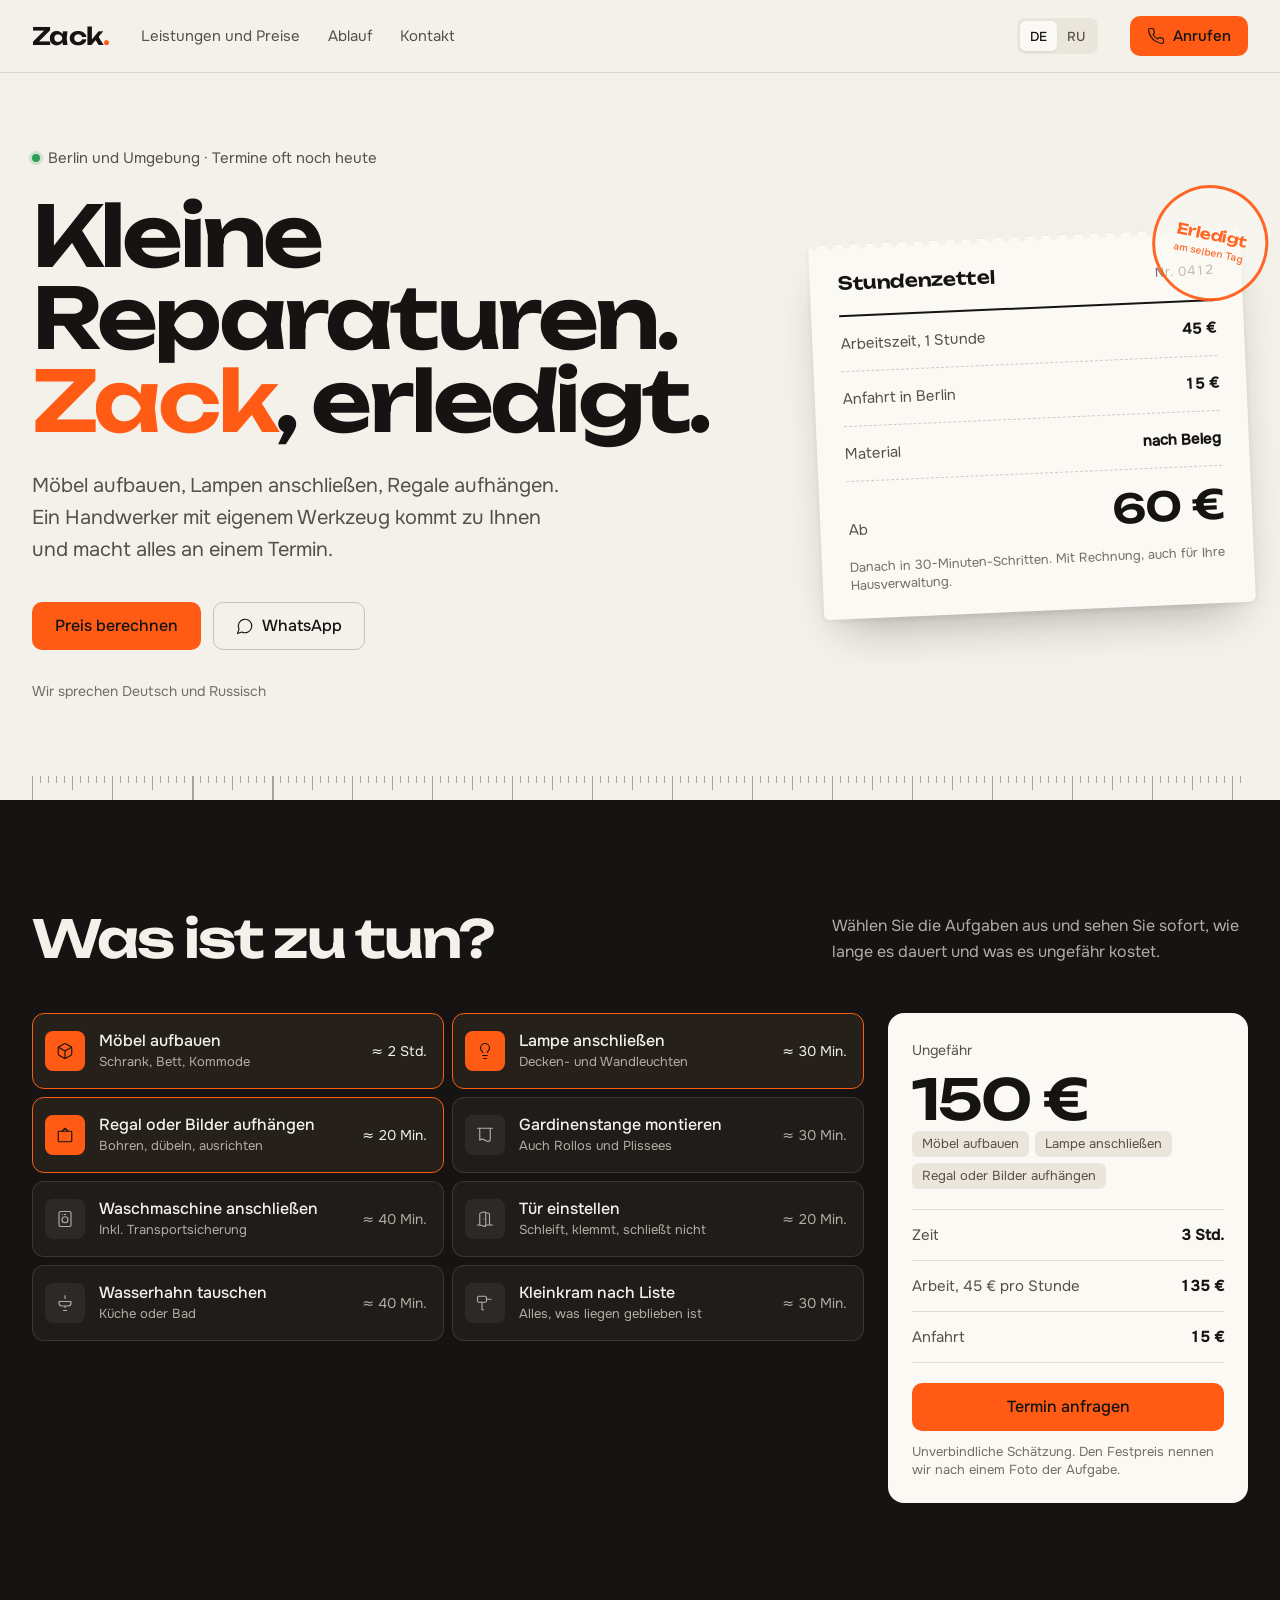
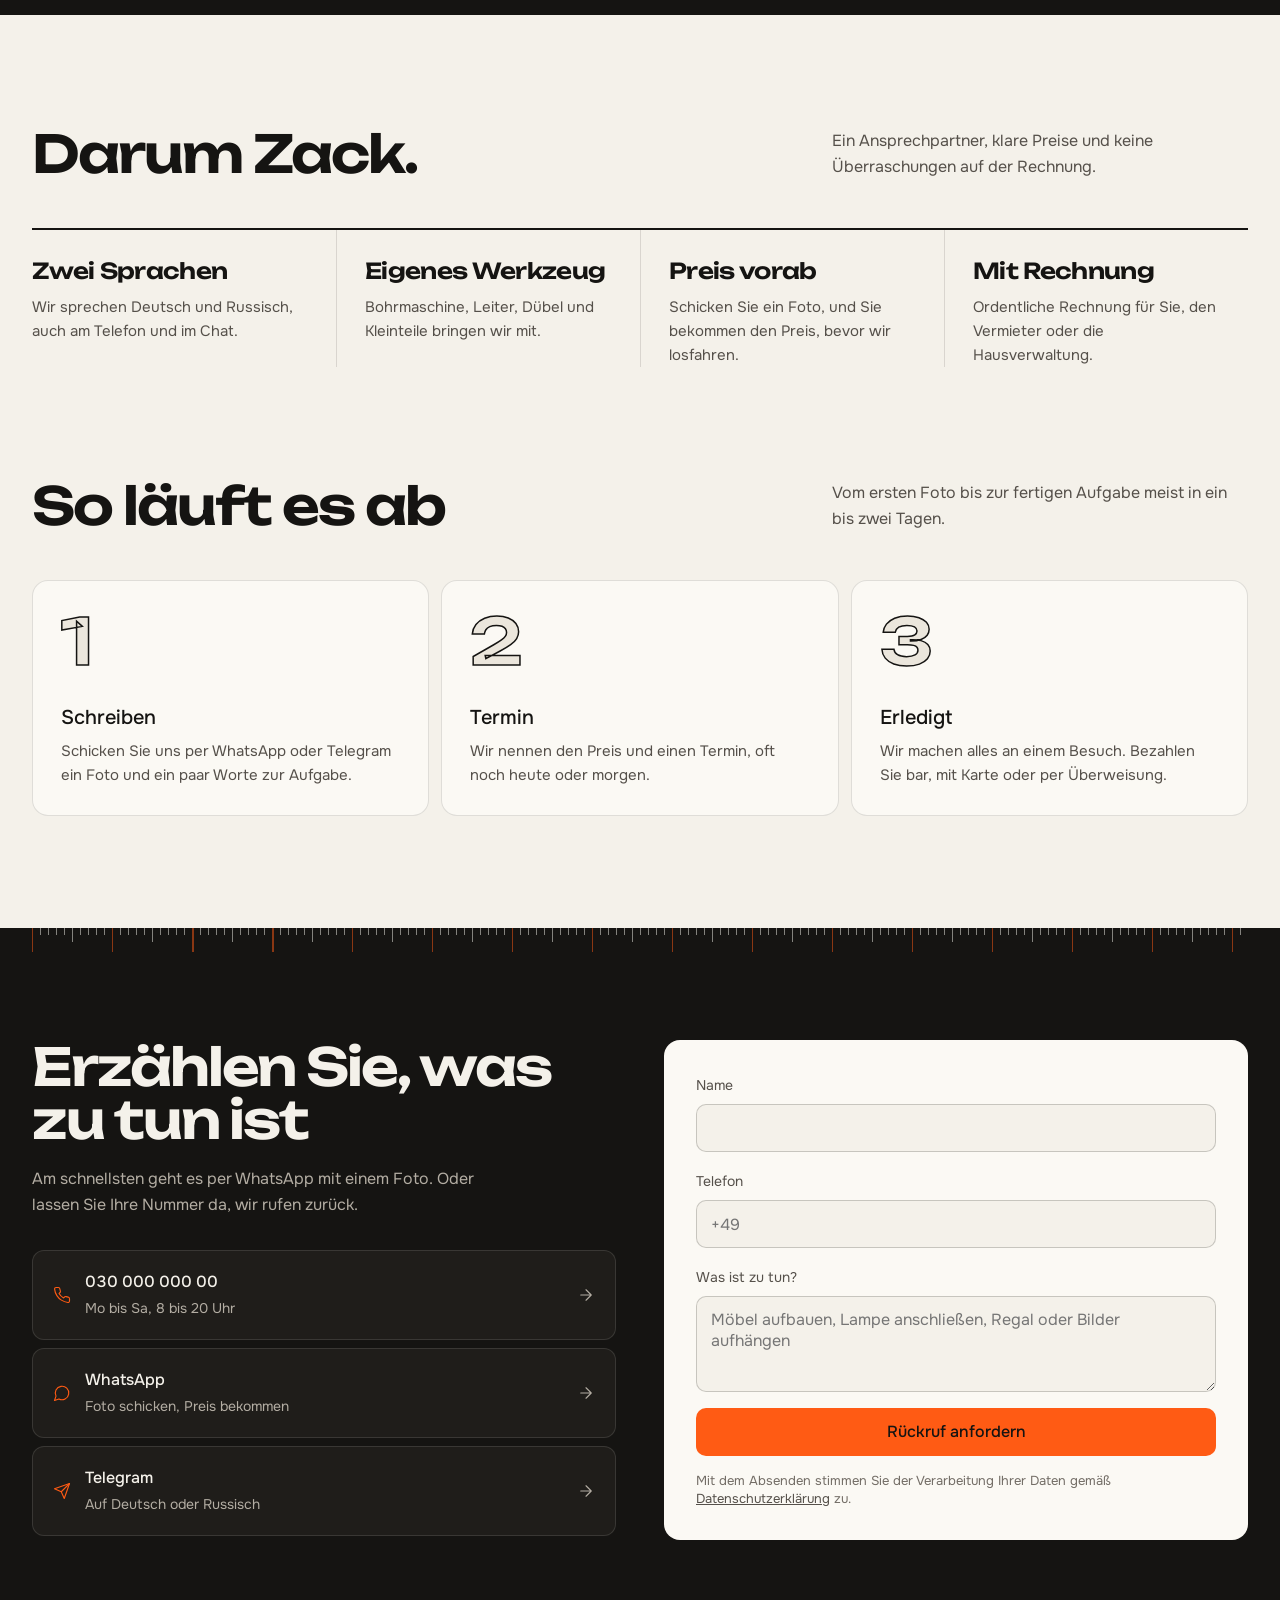
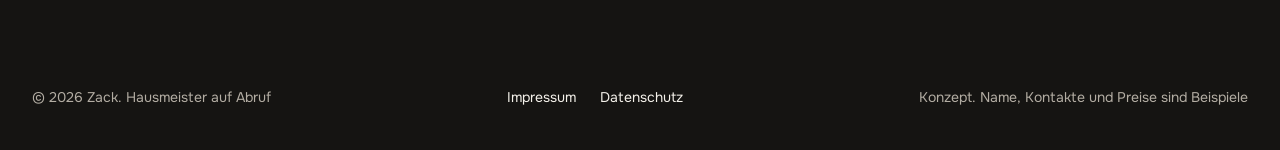
<file: index.html>
<!DOCTYPE html>
<html lang="de">
<head>
<meta charset="UTF-8">
<meta name="viewport" content="width=device-width, initial-scale=1">
<title>Zack. Hausmeister auf Abruf in Berlin</title>
<meta name="description" content="Kleine Reparaturen und Montage in Berlin: Möbel aufbauen, Lampen anschließen, Regale aufhängen. Wir sprechen Deutsch und Russisch.">
<link rel="stylesheet" href="fonts/fonts.css">
<style>
  :root {
    --paper:#f4f1ea; --card:#fbf9f4; --raised:#ebe6dc;
    --ink:#151412; --sec:#55504a; --mute:#736d66;
    --line:rgba(21,20,18,.12); --line2:rgba(21,20,18,.2);
    --acc:#ff5b14; --acc-h:#ff6f30;
    --night:#151412; --night2:#1f1d1a; --nline:rgba(244,241,234,.12); --ntext:#f4f1ea; --nsec:#b3ada3;
    --ease:cubic-bezier(.22,1,.36,1);
    --disp:'Unbounded',system-ui,sans-serif; --sans:'Onest',system-ui,sans-serif;
  }
  * { box-sizing:border-box; }
  html { scroll-behavior:smooth; }
  body { margin:0; background:var(--paper); color:var(--ink); font:400 16px/26px var(--sans); -webkit-font-smoothing:antialiased; }
  a { color:inherit; }
  .wrap { max-width:1280px; margin:0 auto; padding:0 32px; }
  .num { font-variant-numeric:tabular-nums; }
  svg.i { width:18px; height:18px; flex:none; }

  /* шкала рулетки — фирменная деталь */
  .ruler { height:24px; background:
      repeating-linear-gradient(90deg, var(--ink) 0 1.5px, transparent 1.5px 80px) 0 0/100% 24px no-repeat,
      repeating-linear-gradient(90deg, var(--ink) 0 1px, transparent 1px 40px) 0 0/100% 14px no-repeat,
      repeating-linear-gradient(90deg, var(--ink) 0 1px, transparent 1px 8px) 0 0/100% 7px no-repeat;
    opacity:.35; }
  .night .ruler { background:
      repeating-linear-gradient(90deg, var(--acc) 0 1.5px, transparent 1.5px 80px) 0 0/100% 24px no-repeat,
      repeating-linear-gradient(90deg, var(--ntext) 0 1px, transparent 1px 40px) 0 0/100% 14px no-repeat,
      repeating-linear-gradient(90deg, var(--ntext) 0 1px, transparent 1px 8px) 0 0/100% 7px no-repeat; opacity:.5; }

  /* header */
  header { position:sticky; top:0; z-index:10; background:var(--paper); border-bottom:1px solid var(--line); }
  .nav { height:72px; display:flex; align-items:center; gap:32px; }
  .logo { font:600 24px/1 var(--disp); letter-spacing:-.03em; text-decoration:none; }
  .logo span { color:var(--acc); }
  .links { display:flex; gap:28px; font-size:15px; color:var(--sec); }
  .links a { text-decoration:none; transition:color .15s var(--ease); }
  .links a:hover { color:var(--ink); }
  .lang { margin-left:auto; display:flex; background:var(--raised); border-radius:8px; padding:3px; }
  .lang button { height:30px; padding:0 10px; border:0; border-radius:6px; background:none; font:500 13px/1 var(--sans); color:var(--sec); cursor:pointer; transition:background-color .15s var(--ease), color .15s var(--ease); }
  .lang button.on { background:var(--card); color:var(--ink); box-shadow:0 1px 2px rgba(21,20,18,.08); }
  .btn { display:inline-flex; align-items:center; justify-content:center; gap:8px; height:48px; padding:0 22px; border-radius:10px; border:1px solid transparent; font:500 16px/1 var(--sans); cursor:pointer; text-decoration:none; white-space:nowrap; transition:background-color .15s var(--ease), border-color .15s var(--ease), transform .12s var(--ease); }
  .btn:active { transform:scale(.98); }
  .btn.pri { background:var(--acc); color:var(--ink); }
  .btn.pri:hover { background:var(--acc-h); }
  .btn.sec { border-color:var(--line2); color:var(--ink); background:transparent; }
  .btn.sec:hover { background:var(--raised); }
  .btn.sm { height:40px; padding:0 16px; font-size:15px; }

  /* hero */
  .hero { display:grid; grid-template-columns:minmax(0,1.25fr) minmax(0,.75fr); gap:64px; align-items:center; padding-top:72px; padding-bottom:72px; }
  .eyebrow { display:flex; align-items:center; gap:8px; color:var(--sec); font-size:15px; margin-bottom:24px; }
  .live { width:8px; height:8px; border-radius:50%; background:#2f9e5b; box-shadow:0 0 0 3px rgba(47,158,91,.18); }
  h1 { font:600 84px/0.98 var(--disp); letter-spacing:-.045em; margin:0; }
  h1 em { font-style:normal; color:var(--acc); }
  html[lang=ru] h1 { font-size:68px; letter-spacing:-.04em; }
  .lead { font-size:20px; line-height:32px; color:var(--sec); max-width:34rem; margin:28px 0 36px; }
  .cta { display:flex; gap:12px; flex-wrap:wrap; }
  .langs-note { margin-top:28px; color:var(--mute); font-size:14px; display:flex; gap:8px; align-items:center; }

  /* Stundenzettel — главный объект */
  .ticket { position:relative; background:var(--card); border-radius:6px; padding:28px 28px 24px; transform:rotate(-2.5deg); box-shadow:0 1px 0 rgba(255,255,255,.7) inset, 0 24px 48px -20px rgba(21,20,18,.35), 0 2px 6px rgba(21,20,18,.08); }
  .ticket::before { content:''; position:absolute; left:0; right:0; top:-6px; height:12px; background:radial-gradient(circle at 6px 6px, var(--paper) 4px, transparent 4.5px) 0 0/16px 12px repeat-x; }
  .ticket .th { display:flex; justify-content:space-between; align-items:baseline; padding-bottom:16px; border-bottom:2px solid var(--ink); }
  .ticket .th b { font:600 18px/1 var(--disp); letter-spacing:-.02em; }
  .ticket .th span { color:var(--mute); font-size:13px; }
  .ticket .row { display:flex; justify-content:space-between; gap:16px; padding:14px 0; border-bottom:1px dashed var(--line2); font-size:15px; }
  .ticket .row span:first-child { color:var(--sec); }
  .ticket .sum { display:flex; justify-content:space-between; align-items:baseline; padding-top:18px; }
  .ticket .sum span { color:var(--sec); font-size:15px; }
  .ticket .sum b { font:600 40px/1 var(--disp); letter-spacing:-.03em; }
  .ticket .foot { margin-top:16px; color:var(--mute); font-size:13px; line-height:18px; }
  .stamp { position:absolute; right:-28px; top:-44px; width:116px; height:116px; border-radius:50%; border:3px solid var(--acc); color:var(--acc); display:flex; flex-direction:column; align-items:center; justify-content:center; text-align:center; transform:rotate(14deg); font:600 15px/1.1 var(--disp); letter-spacing:-.02em; opacity:.92; background:rgba(251,249,244,.6); }
  .stamp small { font:500 10px/1.2 var(--sans); letter-spacing:.02em; margin-top:4px; }

  /* sections */
  section { padding:112px 0; }
  .sec-h { display:grid; grid-template-columns:minmax(0,1fr) minmax(0,26rem); gap:32px; align-items:end; margin-bottom:48px; }
  h2 { font:600 52px/1.02 var(--disp); letter-spacing:-.04em; margin:0; }
  .sec-h p { color:var(--sec); margin:0; }

  /* калькулятор услуг — второй главный элемент */
  .night { background:var(--night); color:var(--ntext); }
  .night h2 { color:var(--ntext); }
  .night .sec-h p { color:var(--nsec); }
  .calc { display:grid; grid-template-columns:minmax(0,1fr) 360px; gap:24px; align-items:start; }
  .tasks { display:grid; grid-template-columns:repeat(2,1fr); gap:8px; }
  .task { display:grid; grid-template-columns:40px 1fr auto; align-items:center; gap:14px; min-height:76px; padding:12px 16px 12px 12px; border-radius:12px; border:1px solid var(--nline); background:var(--night2); color:var(--ntext); cursor:pointer; text-align:left; font:inherit; transition:border-color .15s var(--ease), background-color .15s var(--ease); }
  .task:hover { border-color:rgba(244,241,234,.28); }
  .task .ic { width:40px; height:40px; border-radius:8px; background:rgba(244,241,234,.06); display:flex; align-items:center; justify-content:center; color:var(--nsec); transition:background-color .15s var(--ease), color .15s var(--ease); }
  .task .t { font-weight:500; line-height:20px; }
  .task .d { color:var(--nsec); font-size:13px; line-height:18px; margin-top:2px; }
  .task .p { font-size:14px; color:var(--nsec); white-space:nowrap; }
  .task.on { border-color:var(--acc); background:#26201b; }
  .task.on .ic { background:var(--acc); color:var(--ink); }
  .task.on .p { color:var(--ntext); }
  .total { position:sticky; top:96px; background:var(--card); color:var(--ink); border-radius:16px; padding:24px; }
  .total .k { color:var(--sec); font-size:14px; }
  .total .big { font:600 56px/1 var(--disp); letter-spacing:-.04em; margin:8px 0 4px; }
  .total .lines { margin:20px 0; border-top:1px solid var(--line); }
  .total .lines div { display:flex; justify-content:space-between; padding:12px 0; border-bottom:1px solid var(--line); font-size:15px; }
  .total .lines span:first-child { color:var(--sec); }
  .total .btn { width:100%; }
  .total .fine { color:var(--mute); font-size:13px; line-height:18px; margin-top:12px; }
  .chips { display:flex; flex-wrap:wrap; gap:6px; min-height:28px; }
  .chips span { font-size:13px; line-height:18px; padding:4px 10px; border-radius:6px; background:var(--raised); color:var(--sec); }

  /* почему мы */
  .why { display:grid; grid-template-columns:repeat(4,1fr); border-top:2px solid var(--ink); }
  .why > div { padding:28px 28px 0 0; }
  .why > div + div { padding-left:28px; border-left:1px solid var(--line); }
  .why b { display:block; font:600 22px/1.15 var(--disp); letter-spacing:-.03em; margin-bottom:12px; }
  .why p { color:var(--sec); margin:0; font-size:15px; line-height:24px; }

  /* как это работает */
  .steps { display:grid; grid-template-columns:repeat(3,1fr); gap:12px; }
  .step { background:var(--card); border:1px solid var(--line); border-radius:16px; padding:28px; }
  .step .n { font:600 64px/1 var(--disp); letter-spacing:-.05em; color:var(--raised); -webkit-text-stroke:1.5px var(--ink); margin-bottom:32px; }
  .step h3 { font:500 20px/26px var(--sans); margin:0 0 8px; }
  .step p { color:var(--sec); margin:0; font-size:15px; line-height:24px; }

  /* контакты */
  .contact { display:grid; grid-template-columns:minmax(0,1fr) minmax(0,1fr); gap:48px; align-items:start; }
  .quick { display:grid; gap:8px; margin-top:32px; }
  .quick a { display:flex; align-items:center; gap:14px; padding:18px 20px; border-radius:12px; background:var(--night2); border:1px solid var(--nline); text-decoration:none; transition:border-color .15s var(--ease); }
  .quick a:hover { border-color:var(--acc); }
  .quick a b { font-weight:500; display:block; }
  .quick a span { color:var(--nsec); font-size:14px; }
  .quick a svg { color:var(--acc); }
  .quick a .go { margin-left:auto; color:var(--nsec); }
  form { background:var(--card); color:var(--ink); border-radius:16px; padding:32px; display:grid; gap:16px; }
  label { display:grid; gap:6px; font-size:14px; color:var(--sec); }
  input, textarea { height:48px; border-radius:10px; border:1px solid var(--line2); background:var(--paper); padding:0 14px; font:400 16px var(--sans); color:var(--ink); transition:border-color .15s var(--ease); }
  textarea { height:auto; min-height:96px; padding:12px 14px; resize:vertical; }
  input:focus, textarea:focus { outline:none; border-color:var(--ink); }
  .fine { color:var(--mute); font-size:13px; line-height:18px; }
  .fine a { color:var(--sec); }

  footer { background:var(--night); color:var(--nsec); font-size:14px; padding:0 0 40px; }
  footer .wrap { display:flex; justify-content:space-between; gap:24px; flex-wrap:wrap; padding-top:32px; }
  footer nav { display:flex; gap:24px; }
  footer a { text-decoration:none; color:var(--ntext); }
  footer a:hover { color:var(--acc); }
  :focus-visible { outline:2px solid var(--acc); outline-offset:2px; }

  main { overflow-x:clip; }
  .reveal { animation:rise .6s var(--ease) both; }
  .reveal.d2 { animation-delay:.12s; }
  @keyframes rise { from { opacity:0; transform:translateY(10px); } }

  @media (max-width:1080px) {
    .links { display:none; }
    .hero, .calc, .contact { grid-template-columns:1fr; }
    .hero { gap:56px; }
    .ticket { max-width:420px; }
    h1, html[lang=ru] h1 { font-size:60px; }
    .why { grid-template-columns:repeat(2,1fr); }
    .why > div:nth-child(3) { border-left:0; padding-left:0; }
    .total { position:static; }
  }
  @media (max-width:640px) {
    .wrap { padding:0 20px; }
    .nav { gap:12px; }
    .nav .btn span { display:none; }
    .nav .btn { width:40px; padding:0; }
    .hero { padding-top:40px; padding-bottom:56px; }
    h1, html[lang=ru] h1 { font-size:40px; letter-spacing:-.04em; }
    .lead { font-size:17px; line-height:28px; }
    .cta .btn { flex:1; }
    .ticket { padding:24px 20px 20px; transform:rotate(-1.5deg); }
    .ticket .sum b { font-size:32px; }
    .stamp { width:92px; height:92px; right:-4px; top:-36px; font-size:12px; }
    section { padding:72px 0; }
    .sec-h { grid-template-columns:1fr; gap:16px; }
    h2 { font-size:34px; }
    .tasks { grid-template-columns:1fr; }
    .why { grid-template-columns:1fr; }
    .why > div, .why > div + div { padding:24px 0; border-left:0; border-bottom:1px solid var(--line); }
    .steps { grid-template-columns:1fr; }
    form { padding:24px 20px; }
  }
</style>
</head>
<body>

<header>
  <div class="wrap nav">
    <a class="logo" href="#">Zack<span>.</span></a>
    <nav class="links">
      <a href="#preise" data-i="nav1"></a>
      <a href="#ablauf" data-i="nav2"></a>
      <a href="#kontakt" data-i="nav3"></a>
    </nav>
    <div class="lang" role="group" aria-label="Sprache">
      <button data-l="de">DE</button><button data-l="ru">RU</button>
    </div>
    <a class="btn pri sm" href="tel:+493000000000" aria-label="Anrufen"><svg class="i" viewBox="0 0 24 24" fill="none" stroke="currentColor" stroke-width="1.5" stroke-linecap="round" stroke-linejoin="round"><path d="M22 16.92v3a2 2 0 0 1-2.18 2 19.79 19.79 0 0 1-8.63-3.07 19.5 19.5 0 0 1-6-6 19.79 19.79 0 0 1-3.07-8.67A2 2 0 0 1 4.11 2h3a2 2 0 0 1 2 1.72c.13.96.36 1.9.7 2.81a2 2 0 0 1-.45 2.11L8.09 9.91a16 16 0 0 0 6 6l1.27-1.27a2 2 0 0 1 2.11-.45c.91.34 1.85.57 2.81.7A2 2 0 0 1 22 16.92z"/></svg><span data-i="call"></span></a>
  </div>
</header>

<main>
  <div class="wrap hero">
    <div class="reveal">
      <div class="eyebrow"><i class="live"></i><span data-i="eyebrow"></span></div>
      <h1 data-i="h1" data-html></h1>
      <p class="lead" data-i="lead"></p>
      <div class="cta">
        <a class="btn pri" href="#preise" data-i="cta1"></a>
        <a class="btn sec" href="https://wa.me/493000000000" target="_blank" rel="noopener">
          <svg class="i" viewBox="0 0 24 24" fill="none" stroke="currentColor" stroke-width="1.5" stroke-linecap="round" stroke-linejoin="round"><path d="M7.9 20A9 9 0 1 0 4 16.1L2 22Z"/></svg>WhatsApp</a>
      </div>
      <div class="langs-note"><span data-i="langs"></span></div>
    </div>
    <div class="reveal d2">
      <div class="ticket">
        <div class="th"><b>Stundenzettel</b><span class="num">Nr. 0412</span></div>
        <div class="row"><span data-i="t1"></span><b class="num" data-i="t1v"></b></div>
        <div class="row"><span data-i="t2"></span><b class="num" data-i="t2v"></b></div>
        <div class="row"><span data-i="t3"></span><b data-i="t3v"></b></div>
        <div class="sum"><span data-i="t4"></span><b class="num" data-i="t4v"></b></div>
        <div class="foot" data-i="tfoot"></div>
        <div class="stamp"><span data-i="stamp"></span><small data-i="stamp2"></small></div>
      </div>
    </div>
  </div>
  <div class="wrap"><div class="ruler"></div></div>

  <section id="preise" class="night">
    <div class="wrap">
      <div class="sec-h">
        <h2 data-i="p_h"></h2>
        <p data-i="p_p"></p>
      </div>
      <div class="calc">
        <div class="tasks" id="tasks"></div>
        <aside class="total">
          <div class="k" data-i="sum_k"></div>
          <div class="big num" id="sumBig"></div>
          <div class="chips" id="chips"></div>
          <div class="lines">
            <div><span data-i="sum_time"></span><b class="num" id="sumTime"></b></div>
            <div><span data-i="sum_work"></span><b class="num" id="sumWork"></b></div>
            <div><span data-i="sum_drive"></span><b class="num">15 €</b></div>
          </div>
          <a class="btn pri" href="#kontakt" data-i="sum_cta"></a>
          <div class="fine" data-i="sum_fine"></div>
        </aside>
      </div>
    </div>
  </section>

  <section>
    <div class="wrap">
      <div class="sec-h">
        <h2 data-i="w_h"></h2>
        <p data-i="w_p"></p>
      </div>
      <div class="why">
        <div><b data-i="w1"></b><p data-i="w1p"></p></div>
        <div><b data-i="w2"></b><p data-i="w2p"></p></div>
        <div><b data-i="w3"></b><p data-i="w3p"></p></div>
        <div><b data-i="w4"></b><p data-i="w4p"></p></div>
      </div>
    </div>
  </section>

  <section id="ablauf" style="padding-top:0">
    <div class="wrap">
      <div class="sec-h">
        <h2 data-i="a_h"></h2>
        <p data-i="a_p"></p>
      </div>
      <div class="steps">
        <div class="step"><div class="n">1</div><h3 data-i="a1"></h3><p data-i="a1p"></p></div>
        <div class="step"><div class="n">2</div><h3 data-i="a2"></h3><p data-i="a2p"></p></div>
        <div class="step"><div class="n">3</div><h3 data-i="a3"></h3><p data-i="a3p"></p></div>
      </div>
    </div>
  </section>

  <div class="night"><div class="wrap"><div class="ruler"></div></div></div>
  <section id="kontakt" class="night" style="padding-top:88px">
    <div class="wrap contact">
      <div>
        <h2 data-i="k_h"></h2>
        <p style="color:var(--nsec);margin:20px 0 0;max-width:30rem" data-i="k_p"></p>
        <div class="quick">
          <a href="tel:+493000000000"><svg class="i" viewBox="0 0 24 24" fill="none" stroke="currentColor" stroke-width="1.5" stroke-linecap="round" stroke-linejoin="round"><path d="M22 16.92v3a2 2 0 0 1-2.18 2 19.79 19.79 0 0 1-8.63-3.07 19.5 19.5 0 0 1-6-6 19.79 19.79 0 0 1-3.07-8.67A2 2 0 0 1 4.11 2h3a2 2 0 0 1 2 1.72c.13.96.36 1.9.7 2.81a2 2 0 0 1-.45 2.11L8.09 9.91a16 16 0 0 0 6 6l1.27-1.27a2 2 0 0 1 2.11-.45c.91.34 1.85.57 2.81.7A2 2 0 0 1 22 16.92z"/></svg><div><b class="num">030 000 000 00</b><span data-i="q1"></span></div><svg class="i go" viewBox="0 0 24 24" fill="none" stroke="currentColor" stroke-width="1.5" stroke-linecap="round" stroke-linejoin="round"><path d="M5 12h14m-7-7 7 7-7 7"/></svg></a>
          <a href="https://wa.me/493000000000" target="_blank" rel="noopener"><svg class="i" viewBox="0 0 24 24" fill="none" stroke="currentColor" stroke-width="1.5" stroke-linecap="round" stroke-linejoin="round"><path d="M7.9 20A9 9 0 1 0 4 16.1L2 22Z"/></svg><div><b>WhatsApp</b><span data-i="q2"></span></div><svg class="i go" viewBox="0 0 24 24" fill="none" stroke="currentColor" stroke-width="1.5" stroke-linecap="round" stroke-linejoin="round"><path d="M5 12h14m-7-7 7 7-7 7"/></svg></a>
          <a href="https://t.me/" target="_blank" rel="noopener"><svg class="i" viewBox="0 0 24 24" fill="none" stroke="currentColor" stroke-width="1.5" stroke-linecap="round" stroke-linejoin="round"><path d="m22 2-7 20-4-9-9-4Z"/><path d="M22 2 11 13"/></svg><div><b>Telegram</b><span data-i="q3"></span></div><svg class="i go" viewBox="0 0 24 24" fill="none" stroke="currentColor" stroke-width="1.5" stroke-linecap="round" stroke-linejoin="round"><path d="M5 12h14m-7-7 7 7-7 7"/></svg></a>
        </div>
      </div>
      <form id="form">
        <label><span data-i="f1"></span><input required autocomplete="name"></label>
        <label><span data-i="f2"></span><input required type="tel" autocomplete="tel" placeholder="+49"></label>
        <label><span data-i="f3"></span><textarea id="fTask"></textarea></label>
        <button class="btn pri" type="submit" data-i="f_btn"></button>
        <div class="fine" data-i="f_fine" data-html></div>
      </form>
    </div>
  </section>
</main>

<footer>
  <div class="wrap">
    <span>© 2026 Zack. Hausmeister auf Abruf</span>
    <nav><a href="impressum.html">Impressum</a><a href="datenschutz.html">Datenschutz</a></nav>
    <span data-i="concept"></span>
  </div>
</footer>

<script>
const I = {
  drill: '<path d="M14 9V5a2 2 0 0 0-2-2H4a2 2 0 0 0-2 2v4a2 2 0 0 0 2 2h8a2 2 0 0 0 2-2Z"/><path d="M14 7h6"/><path d="M8 11v10h2"/>',
  lamp: '<path d="M9 18h6M10 22h4"/><path d="M15.09 14c.18-.98.65-1.74 1.41-2.5A4.65 4.65 0 0 0 18 8 6 6 0 0 0 6 8c0 1 .23 2.23 1.5 3.5A4.61 4.61 0 0 1 8.91 14"/>',
  frame: '<rect width="18" height="14" x="3" y="7" rx="1"/><path d="m8 7 4-4 4 4"/>',
  box: '<path d="M21 8a2 2 0 0 0-1-1.73l-7-4a2 2 0 0 0-2 0l-7 4A2 2 0 0 0 3 8v8a2 2 0 0 0 1 1.73l7 4a2 2 0 0 0 2 0l7-4A2 2 0 0 0 21 16Z"/><path d="m3.3 7 8.7 5 8.7-5M12 22V12"/>',
  wash: '<rect width="16" height="20" x="4" y="2" rx="2"/><circle cx="12" cy="13" r="4"/><path d="M8 6h.01M11 6h2"/>',
  door: '<path d="M13 4h3a2 2 0 0 1 2 2v14M2 20h3M13 20h9M10 12v.01"/><path d="M13 4.56v16.32a1 1 0 0 1-1.24.97L5 20V5.56a2 2 0 0 1 1.52-1.94l4-1A2 2 0 0 1 13 4.56Z"/>',
  tap: '<path d="M12 2v4M4 10h16v2a4 4 0 0 1-4 4H8a4 4 0 0 1-4-4Z"/><path d="M12 16v2M10 22h4"/>',
  curtain: '<path d="M2 3h20M5 3v16M19 3v16M5 19c2-2 4-2 7 0s5 2 7 0"/>',
};
const TASKS = [
  { id: 'moebel', ic: 'box', min: 120, de: ['Möbel aufbauen', 'Schrank, Bett, Kommode'], ru: ['Собрать мебель', 'Шкаф, кровать, комод'] },
  { id: 'lampe', ic: 'lamp', min: 30, de: ['Lampe anschließen', 'Decken- und Wandleuchten'], ru: ['Подключить светильник', 'Потолочный или настенный'] },
  { id: 'regal', ic: 'frame', min: 20, de: ['Regal oder Bilder aufhängen', 'Bohren, dübeln, ausrichten'], ru: ['Повесить полку или картины', 'Сверлим, крепим, ровняем'] },
  { id: 'gardine', ic: 'curtain', min: 30, de: ['Gardinenstange montieren', 'Auch Rollos und Plissees'], ru: ['Повесить карниз', 'И рулонные шторы, плиссе'] },
  { id: 'wasch', ic: 'wash', min: 40, de: ['Waschmaschine anschließen', 'Inkl. Transportsicherung'], ru: ['Подключить стиральную машину', 'И снять транспортные болты'] },
  { id: 'tuer', ic: 'door', min: 20, de: ['Tür einstellen', 'Schleift, klemmt, schließt nicht'], ru: ['Отрегулировать дверь', 'Трёт, заедает, не закрывается'] },
  { id: 'hahn', ic: 'tap', min: 40, de: ['Wasserhahn tauschen', 'Küche oder Bad'], ru: ['Заменить смеситель', 'На кухне или в ванной'] },
  { id: 'bohr', ic: 'drill', min: 30, de: ['Kleinkram nach Liste', 'Alles, was liegen geblieben ist'], ru: ['Мелочи по списку', 'Всё, что давно откладывали'] },
];
const RATE = 45, DRIVE = 15;
const T = {
  de: {
    nav1: 'Leistungen und Preise', nav2: 'Ablauf', nav3: 'Kontakt', call: 'Anrufen',
    eyebrow: 'Berlin und Umgebung · Termine oft noch heute',
    h1: 'Kleine Reparaturen.<br><em>Zack</em>, erledigt.',
    lead: 'Möbel aufbauen, Lampen anschließen, Regale aufhängen. Ein Handwerker mit eigenem Werkzeug kommt zu Ihnen und macht alles an einem Termin.',
    cta1: 'Preis berechnen', langs: 'Wir sprechen Deutsch und Russisch',
    t1: 'Arbeitszeit, 1 Stunde', t1v: '45 €', t2: 'Anfahrt in Berlin', t2v: '15 €', t3: 'Material', t3v: 'nach Beleg',
    t4: 'Ab', t4v: '60 €', tfoot: 'Danach in 30-Minuten-Schritten. Mit Rechnung, auch für Ihre Hausverwaltung.',
    stamp: 'Erledigt', stamp2: 'am selben Tag',
    p_h: 'Was ist zu tun?', p_p: 'Wählen Sie die Aufgaben aus und sehen Sie sofort, wie lange es dauert und was es ungefähr kostet.',
    sum_k: 'Ungefähr', sum_time: 'Zeit', sum_work: 'Arbeit, 45 € pro Stunde', sum_drive: 'Anfahrt',
    sum_cta: 'Termin anfragen', sum_fine: 'Unverbindliche Schätzung. Den Festpreis nennen wir nach einem Foto der Aufgabe.',
    sum_none: 'Nichts ausgewählt', h: 'Std.',
    w_h: 'Darum Zack.', w_p: 'Ein Ansprechpartner, klare Preise und keine Überraschungen auf der Rechnung.',
    w1: 'Zwei Sprachen', w1p: 'Wir sprechen Deutsch und Russisch, auch am Telefon und im Chat.',
    w2: 'Eigenes Werkzeug', w2p: 'Bohrmaschine, Leiter, Dübel und Kleinteile bringen wir mit.',
    w3: 'Preis vorab', w3p: 'Schicken Sie ein Foto, und Sie bekommen den Preis, bevor wir losfahren.',
    w4: 'Mit Rechnung', w4p: 'Ordentliche Rechnung für Sie, den Vermieter oder die Hausverwaltung.',
    a_h: 'So läuft es ab', a_p: 'Vom ersten Foto bis zur fertigen Aufgabe meist in ein bis zwei Tagen.',
    a1: 'Schreiben', a1p: 'Schicken Sie uns per WhatsApp oder Telegram ein Foto und ein paar Worte zur Aufgabe.',
    a2: 'Termin', a2p: 'Wir nennen den Preis und einen Termin, oft noch heute oder morgen.',
    a3: 'Erledigt', a3p: 'Wir machen alles an einem Besuch. Bezahlen Sie bar, mit Karte oder per Überweisung.',
    k_h: 'Erzählen Sie, was zu tun ist', k_p: 'Am schnellsten geht es per WhatsApp mit einem Foto. Oder lassen Sie Ihre Nummer da, wir rufen zurück.',
    q1: 'Mo bis Sa, 8 bis 20 Uhr', q2: 'Foto schicken, Preis bekommen', q3: 'Auf Deutsch oder Russisch',
    f1: 'Name', f2: 'Telefon', f3: 'Was ist zu tun?', f_btn: 'Rückruf anfordern',
    f_fine: 'Mit dem Absenden stimmen Sie der Verarbeitung Ihrer Daten gemäß <a href="datenschutz.html">Datenschutzerklärung</a> zu.',
    f_done: 'Danke, wir rufen Sie zurück', f_done2: 'In der Regel innerhalb einer Stunde',
    concept: 'Konzept. Name, Kontakte und Preise sind Beispiele',
  },
  ru: {
    nav1: 'Услуги и цены', nav2: 'Как работаем', nav3: 'Контакты', call: 'Позвонить',
    eyebrow: 'Берлин и пригород · часто приезжаем в тот же день',
    h1: 'Мелкий ремонт.<br><em>Zack</em> — и готово.',
    lead: 'Соберём мебель, подключим светильник, повесим полки. Мастер со своим инструментом приедет и сделает всё за один визит.',
    cta1: 'Рассчитать цену', langs: 'Говорим по-русски и по-немецки',
    t1: 'Работа, 1 час', t1v: '45 €', t2: 'Выезд по Берлину', t2v: '15 €', t3: 'Материалы', t3v: 'по чеку',
    t4: 'От', t4v: '60 €', tfoot: 'Дальше шагами по 30 минут. С официальным счётом, в том числе для управляющей компании.',
    stamp: 'Готово', stamp2: 'в тот же день',
    p_h: 'Что нужно сделать?', p_p: 'Отметьте задачи и сразу увидите, сколько это займёт и сколько примерно стоит.',
    sum_k: 'Примерно', sum_time: 'Время', sum_work: 'Работа, 45 € в час', sum_drive: 'Выезд',
    sum_cta: 'Записаться', sum_fine: 'Это примерная оценка. Точную цену назовём по фото задачи.',
    sum_none: 'Ничего не выбрано', h: 'ч',
    w_h: 'Почему с нами просто', w_p: 'Один человек на связи, понятные цены и никаких сюрпризов в счёте.',
    w1: 'Два языка', w1p: 'Говорим по-русски и по-немецки — по телефону и в мессенджерах.',
    w2: 'Свой инструмент', w2p: 'Дрель, стремянку, дюбели и мелочёвку привозим с собой.',
    w3: 'Цена заранее', w3p: 'Пришлите фото — назовём цену до того, как выедем.',
    w4: 'Со счётом', w4p: 'Официальный счёт для вас, арендодателя или управляющей компании.',
    a_h: 'Как это работает', a_p: 'От первого фото до готовой задачи обычно один-два дня.',
    a1: 'Напишите', a1p: 'Пришлите в WhatsApp или Telegram фото и пару слов о задаче.',
    a2: 'Договоримся', a2p: 'Назовём цену и время, часто на сегодня или завтра.',
    a3: 'Готово', a3p: 'Сделаем всё за один визит. Оплата наличными, картой или переводом.',
    k_h: 'Расскажите, что нужно сделать', k_p: 'Быстрее всего — фото в WhatsApp. Или оставьте номер, и мы перезвоним.',
    q1: 'Пн–сб, с 8 до 20', q2: 'Пришлите фото — назовём цену', q3: 'По-русски или по-немецки',
    f1: 'Имя', f2: 'Телефон', f3: 'Что нужно сделать?', f_btn: 'Жду звонка',
    f_fine: 'Отправляя форму, вы соглашаетесь на обработку данных согласно <a href="datenschutz.html">политике конфиденциальности</a>.',
    f_done: 'Спасибо, перезвоним', f_done2: 'Обычно в течение часа',
    concept: 'Концепт. Название, контакты и цены условные',
  },
};
let lang = localStorage.getItem('zack-lang') || (navigator.language || '').startsWith('ru') && 'ru' || 'de';
const picked = new Set(['moebel', 'lampe', 'regal']);
const eur = n => n.toLocaleString(lang === 'de' ? 'de-DE' : 'ru-RU') + ' €';
const dur = m => m < 60 ? m + (lang === "de" ? " Min." : " мин") : hrs(m);
const hrs = m => (m / 60).toLocaleString(lang === 'de' ? 'de-DE' : 'ru-RU', { maximumFractionDigits: 1 }) + ' ' + T[lang].h;

function render() {
  document.documentElement.lang = lang;
  document.querySelectorAll('[data-i]').forEach(el => {
    const v = T[lang][el.dataset.i]; if (v == null) return;
    el.hasAttribute('data-html') ? el.innerHTML = v : el.textContent = v;
  });
  document.querySelectorAll('.lang button').forEach(b => b.classList.toggle('on', b.dataset.l === lang));
  document.getElementById('tasks').innerHTML = TASKS.map(t => `<button type="button" class="task ${picked.has(t.id) ? 'on' : ''}" aria-pressed="${picked.has(t.id)}" onclick="toggle('${t.id}')">
    <span class="ic"><svg class="i" viewBox="0 0 24 24" fill="none" stroke="currentColor" stroke-width="1.5" stroke-linecap="round" stroke-linejoin="round">${I[t.ic]}</svg></span>
    <span><div class="t">${t[lang][0]}</div><div class="d">${t[lang][1]}</div></span>
    <span class="p num">≈ ${dur(t.min)}</span></button>`).join('');
  const sel = TASKS.filter(t => picked.has(t.id));
  const raw = sel.reduce((a, t) => a + t.min, 0);
  const min = sel.length ? Math.max(60, Math.ceil(raw / 30) * 30) : 0;
  const work = min / 60 * RATE;
  document.getElementById('sumBig').textContent = sel.length ? eur(Math.round(work + DRIVE)) : '—';
  document.getElementById('sumTime').textContent = sel.length ? hrs(min) : '—';
  document.getElementById('sumWork').textContent = sel.length ? eur(Math.round(work)) : '—';
  document.getElementById('chips').innerHTML = sel.length ? sel.map(t => `<span>${t[lang][0]}</span>`).join('') : `<span>${T[lang].sum_none}</span>`;
  document.getElementById('fTask').placeholder = sel.map(t => t[lang][0]).join(', ');
}
function toggle(id) { picked.has(id) ? picked.delete(id) : picked.add(id); render(); }
document.querySelectorAll('.lang button').forEach(b => b.onclick = () => { lang = b.dataset.l; localStorage.setItem('zack-lang', lang); render(); });
document.getElementById('form').onsubmit = e => {
  e.preventDefault();
  e.target.innerHTML = `<h3 style="font:600 28px/1.1 var(--disp);letter-spacing:-.03em;margin:0">${T[lang].f_done}</h3><p style="color:var(--sec);margin:0">${T[lang].f_done2}</p>`;
};
render();
</script>
</body>
</html>
</file>
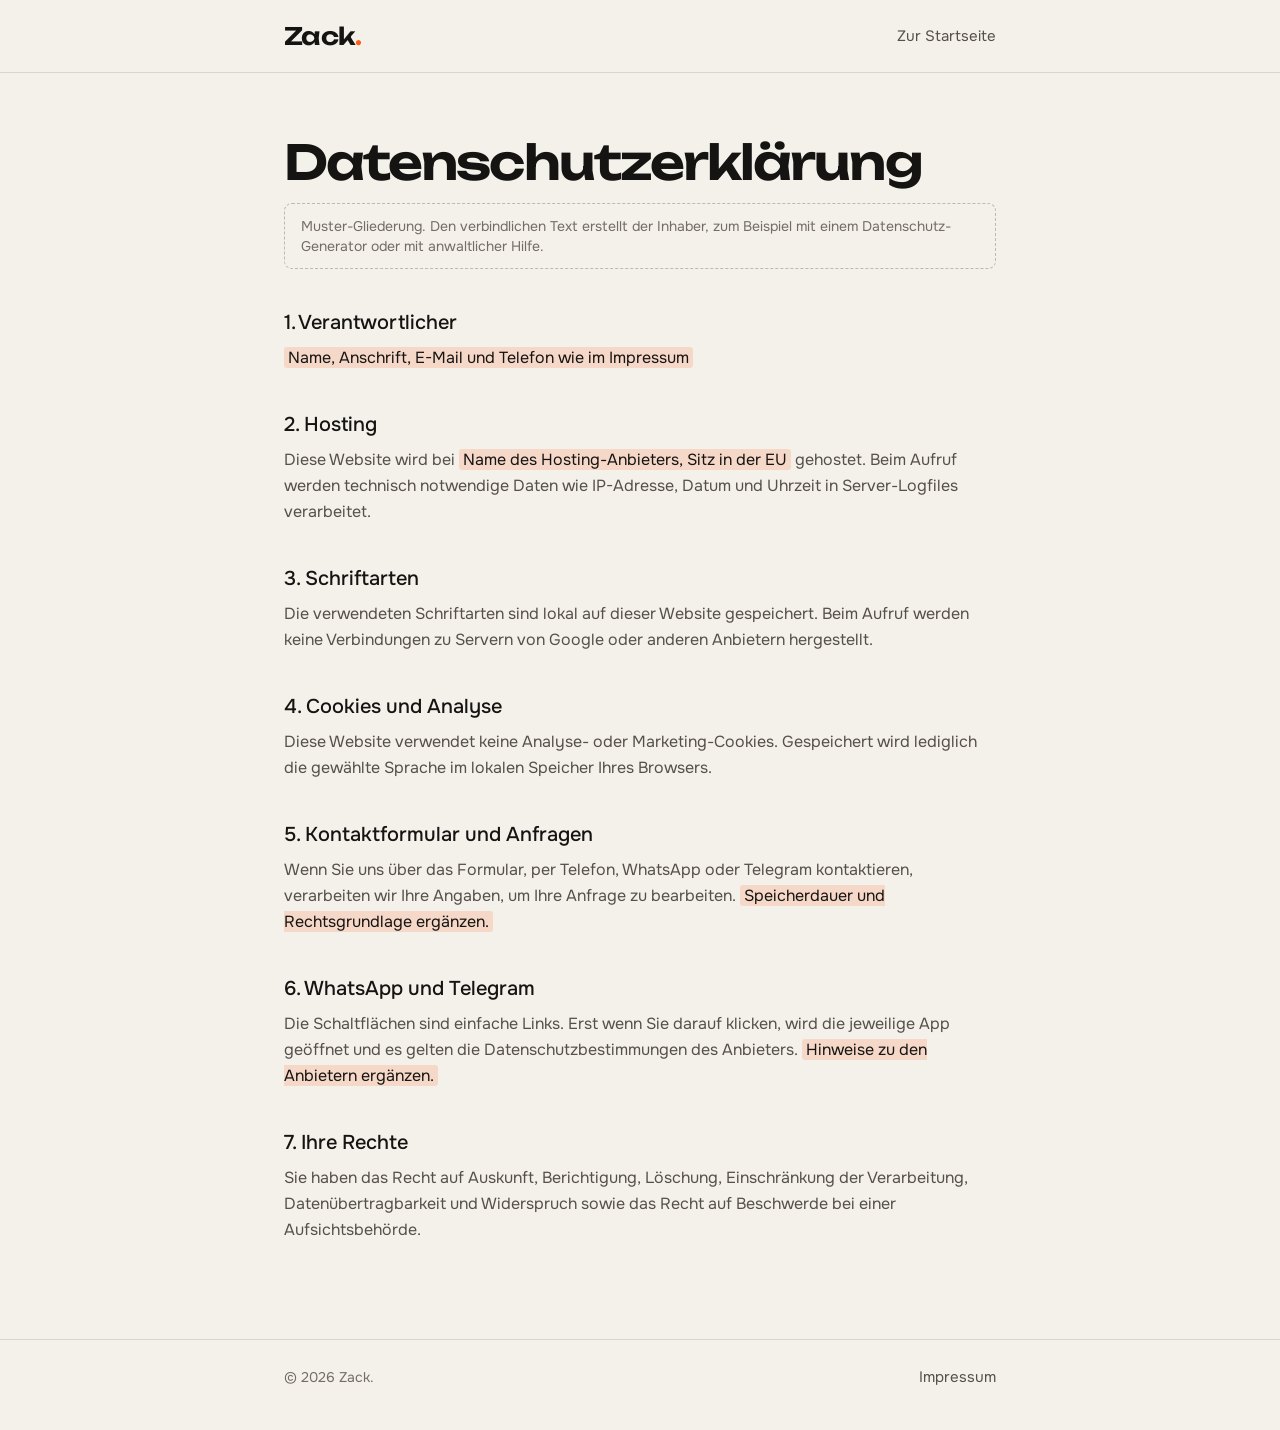
<file: datenschutz.html>
<!DOCTYPE html>
<html lang="de">
<head>
<meta charset="UTF-8">
<meta name="viewport" content="width=device-width, initial-scale=1">
<title>Datenschutzerklärung · Zack.</title>
<meta name="robots" content="noindex">
<link rel="stylesheet" href="fonts/fonts.css">
<link rel="stylesheet" href="legal.css">
</head>
<body>
<header><div class="wrap"><a class="logo" href="index.html">Zack<span>.</span></a><a class="back" href="index.html">Zur Startseite</a></div></header>
<main class="wrap">
  <h1>Datenschutz­erklärung</h1>
  <p class="note">Muster-Gliederung. Den verbindlichen Text erstellt der Inhaber, zum Beispiel mit einem Datenschutz-Generator oder mit anwaltlicher Hilfe.</p>

  <h2>1. Verantwortlicher</h2>
  <p><mark>Name, Anschrift, E-Mail und Telefon wie im Impressum</mark></p>

  <h2>2. Hosting</h2>
  <p>Diese Website wird bei <mark>Name des Hosting-Anbieters, Sitz in der EU</mark> gehostet. Beim Aufruf werden technisch notwendige Daten wie IP-Adresse, Datum und Uhrzeit in Server-Logfiles verarbeitet.</p>

  <h2>3. Schriftarten</h2>
  <p>Die verwendeten Schriftarten sind lokal auf dieser Website gespeichert. Beim Aufruf werden keine Verbindungen zu Servern von Google oder anderen Anbietern hergestellt.</p>

  <h2>4. Cookies und Analyse</h2>
  <p>Diese Website verwendet keine Analyse- oder Marketing-Cookies. Gespeichert wird lediglich die gewählte Sprache im lokalen Speicher Ihres Browsers.</p>

  <h2>5. Kontaktformular und Anfragen</h2>
  <p>Wenn Sie uns über das Formular, per Telefon, WhatsApp oder Telegram kontaktieren, verarbeiten wir Ihre Angaben, um Ihre Anfrage zu bearbeiten. <mark>Speicherdauer und Rechtsgrundlage ergänzen.</mark></p>

  <h2>6. WhatsApp und Telegram</h2>
  <p>Die Schaltflächen sind einfache Links. Erst wenn Sie darauf klicken, wird die jeweilige App geöffnet und es gelten die Datenschutzbestimmungen des Anbieters. <mark>Hinweise zu den Anbietern ergänzen.</mark></p>

  <h2>7. Ihre Rechte</h2>
  <p>Sie haben das Recht auf Auskunft, Berichtigung, Löschung, Einschränkung der Verarbeitung, Datenübertragbarkeit und Widerspruch sowie das Recht auf Beschwerde bei einer Aufsichtsbehörde.</p>
</main>
<footer><div class="wrap"><span>© 2026 Zack.</span><a href="impressum.html">Impressum</a></div></footer>
</body>
</html>
</file>
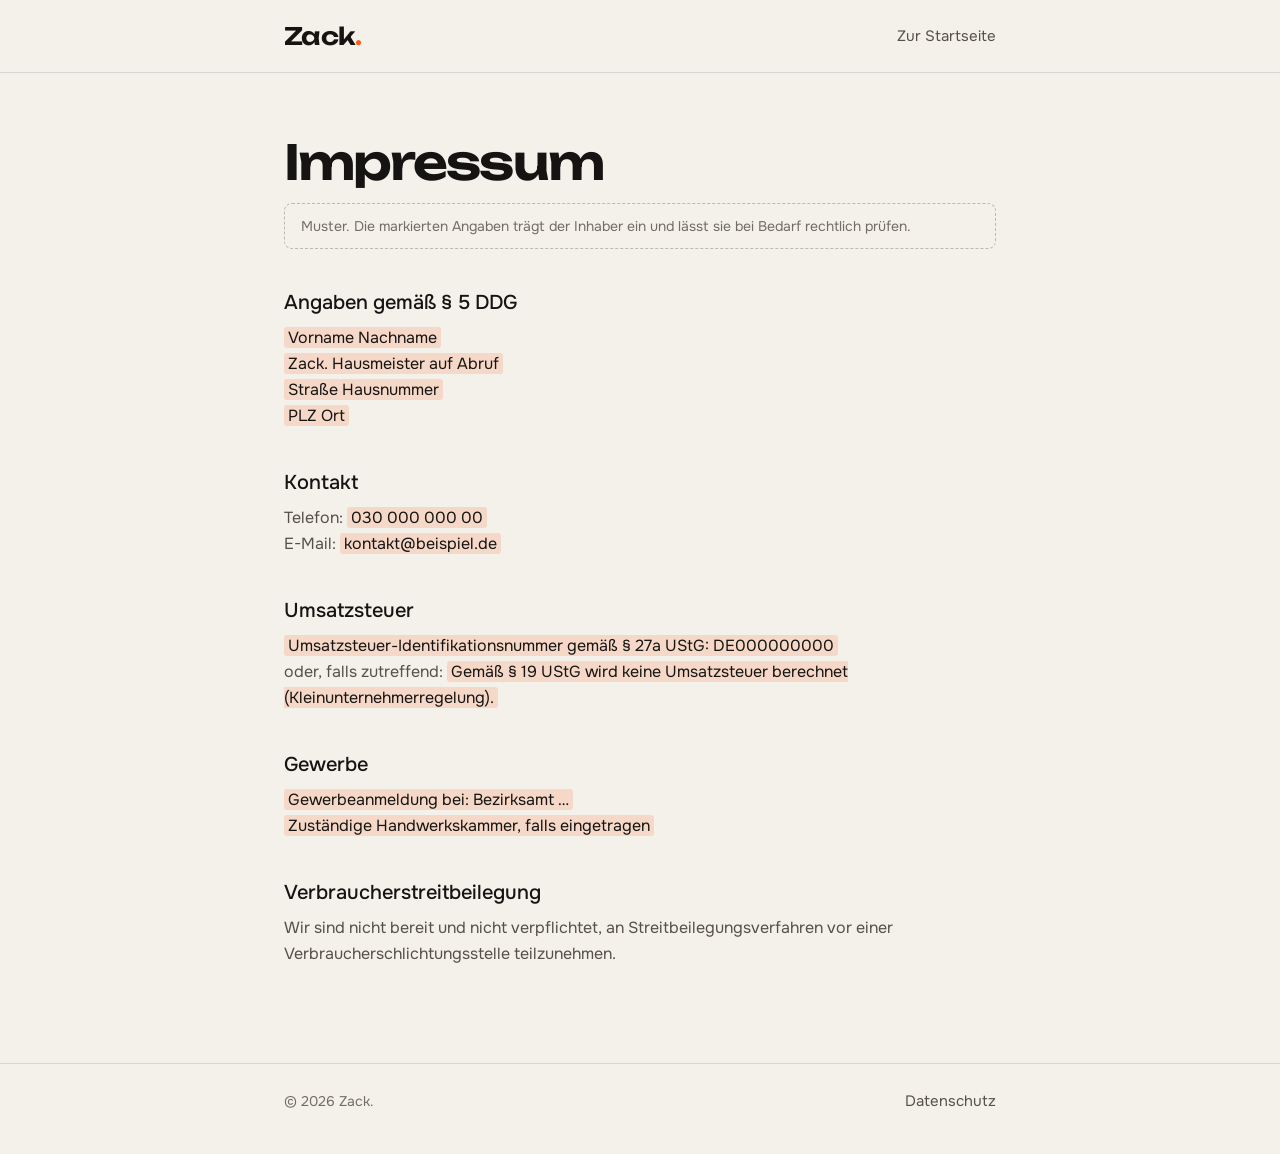
<file: impressum.html>
<!DOCTYPE html>
<html lang="de">
<head>
<meta charset="UTF-8">
<meta name="viewport" content="width=device-width, initial-scale=1">
<title>Impressum · Zack.</title>
<meta name="robots" content="noindex">
<link rel="stylesheet" href="fonts/fonts.css">
<link rel="stylesheet" href="legal.css">
</head>
<body>
<header><div class="wrap"><a class="logo" href="index.html">Zack<span>.</span></a><a class="back" href="index.html">Zur Startseite</a></div></header>
<main class="wrap">
  <h1>Impressum</h1>
  <p class="note">Muster. Die markierten Angaben trägt der Inhaber ein und lässt sie bei Bedarf rechtlich prüfen.</p>

  <h2>Angaben gemäß § 5 DDG</h2>
  <p><mark>Vorname Nachname</mark><br><mark>Zack. Hausmeister auf Abruf</mark><br><mark>Straße Hausnummer</mark><br><mark>PLZ Ort</mark></p>

  <h2>Kontakt</h2>
  <p>Telefon: <mark>030 000 000 00</mark><br>E-Mail: <mark>kontakt@beispiel.de</mark></p>

  <h2>Umsatzsteuer</h2>
  <p><mark>Umsatzsteuer-Identifikationsnummer gemäß § 27a UStG: DE000000000</mark><br>oder, falls zutreffend: <mark>Gemäß § 19 UStG wird keine Umsatzsteuer berechnet (Kleinunternehmerregelung).</mark></p>

  <h2>Gewerbe</h2>
  <p><mark>Gewerbeanmeldung bei: Bezirksamt …</mark><br><mark>Zuständige Handwerkskammer, falls eingetragen</mark></p>

  <h2>Verbraucherstreitbeilegung</h2>
  <p>Wir sind nicht bereit und nicht verpflichtet, an Streitbeilegungsverfahren vor einer Verbraucherschlichtungsstelle teilzunehmen.</p>
</main>
<footer><div class="wrap"><span>© 2026 Zack.</span><a href="datenschutz.html">Datenschutz</a></div></footer>
</body>
</html>
</file>
<file: fonts/fonts.css>
/* Шрифты хранятся на сайте, без запросов к серверам Google */
@font-face {
  font-family: 'Onest';
  font-style: normal;
  font-weight: 400;
  font-display: swap;
  src: url(Onest-400-cyrillic.woff2) format('woff2');
  unicode-range: U+0301, U+0400-045F, U+0490-0491, U+04B0-04B1, U+2116;
}
@font-face {
  font-family: 'Onest';
  font-style: normal;
  font-weight: 400;
  font-display: swap;
  src: url(Onest-400-latin-ext.woff2) format('woff2');
  unicode-range: U+0100-02BA, U+02BD-02C5, U+02C7-02CC, U+02CE-02D7, U+02DD-02FF, U+0304, U+0308, U+0329, U+1D00-1DBF, U+1E00-1E9F, U+1EF2-1EFF, U+2020, U+20A0-20AB, U+20AD-20C4, U+2113, U+2C60-2C7F, U+A720-A7FF;
}
@font-face {
  font-family: 'Onest';
  font-style: normal;
  font-weight: 400;
  font-display: swap;
  src: url(Onest-400-latin.woff2) format('woff2');
  unicode-range: U+0000-00FF, U+0131, U+0152-0153, U+02BB-02BC, U+02C6, U+02DA, U+02DC, U+0304, U+0308, U+0329, U+2000-206F, U+20AC, U+2122, U+2191, U+2193, U+2212, U+2215, U+FEFF, U+FFFD;
}
@font-face {
  font-family: 'Onest';
  font-style: normal;
  font-weight: 500;
  font-display: swap;
  src: url(Onest-500-cyrillic.woff2) format('woff2');
  unicode-range: U+0301, U+0400-045F, U+0490-0491, U+04B0-04B1, U+2116;
}
@font-face {
  font-family: 'Onest';
  font-style: normal;
  font-weight: 500;
  font-display: swap;
  src: url(Onest-500-latin-ext.woff2) format('woff2');
  unicode-range: U+0100-02BA, U+02BD-02C5, U+02C7-02CC, U+02CE-02D7, U+02DD-02FF, U+0304, U+0308, U+0329, U+1D00-1DBF, U+1E00-1E9F, U+1EF2-1EFF, U+2020, U+20A0-20AB, U+20AD-20C4, U+2113, U+2C60-2C7F, U+A720-A7FF;
}
@font-face {
  font-family: 'Onest';
  font-style: normal;
  font-weight: 500;
  font-display: swap;
  src: url(Onest-500-latin.woff2) format('woff2');
  unicode-range: U+0000-00FF, U+0131, U+0152-0153, U+02BB-02BC, U+02C6, U+02DA, U+02DC, U+0304, U+0308, U+0329, U+2000-206F, U+20AC, U+2122, U+2191, U+2193, U+2212, U+2215, U+FEFF, U+FFFD;
}
@font-face {
  font-family: 'Unbounded';
  font-style: normal;
  font-weight: 500;
  font-display: swap;
  src: url(Unbounded-500-cyrillic.woff2) format('woff2');
  unicode-range: U+0301, U+0400-045F, U+0490-0491, U+04B0-04B1, U+2116;
}
@font-face {
  font-family: 'Unbounded';
  font-style: normal;
  font-weight: 500;
  font-display: swap;
  src: url(Unbounded-500-latin-ext.woff2) format('woff2');
  unicode-range: U+0100-02BA, U+02BD-02C5, U+02C7-02CC, U+02CE-02D7, U+02DD-02FF, U+0304, U+0308, U+0329, U+1D00-1DBF, U+1E00-1E9F, U+1EF2-1EFF, U+2020, U+20A0-20AB, U+20AD-20C4, U+2113, U+2C60-2C7F, U+A720-A7FF;
}
@font-face {
  font-family: 'Unbounded';
  font-style: normal;
  font-weight: 500;
  font-display: swap;
  src: url(Unbounded-500-latin.woff2) format('woff2');
  unicode-range: U+0000-00FF, U+0131, U+0152-0153, U+02BB-02BC, U+02C6, U+02DA, U+02DC, U+0304, U+0308, U+0329, U+2000-206F, U+20AC, U+2122, U+2191, U+2193, U+2212, U+2215, U+FEFF, U+FFFD;
}
@font-face {
  font-family: 'Unbounded';
  font-style: normal;
  font-weight: 600;
  font-display: swap;
  src: url(Unbounded-600-cyrillic.woff2) format('woff2');
  unicode-range: U+0301, U+0400-045F, U+0490-0491, U+04B0-04B1, U+2116;
}
@font-face {
  font-family: 'Unbounded';
  font-style: normal;
  font-weight: 600;
  font-display: swap;
  src: url(Unbounded-600-latin-ext.woff2) format('woff2');
  unicode-range: U+0100-02BA, U+02BD-02C5, U+02C7-02CC, U+02CE-02D7, U+02DD-02FF, U+0304, U+0308, U+0329, U+1D00-1DBF, U+1E00-1E9F, U+1EF2-1EFF, U+2020, U+20A0-20AB, U+20AD-20C4, U+2113, U+2C60-2C7F, U+A720-A7FF;
}
@font-face {
  font-family: 'Unbounded';
  font-style: normal;
  font-weight: 600;
  font-display: swap;
  src: url(Unbounded-600-latin.woff2) format('woff2');
  unicode-range: U+0000-00FF, U+0131, U+0152-0153, U+02BB-02BC, U+02C6, U+02DA, U+02DC, U+0304, U+0308, U+0329, U+2000-206F, U+20AC, U+2122, U+2191, U+2193, U+2212, U+2215, U+FEFF, U+FFFD;
}
</file>
<file: legal.css>
:root { --paper:#f4f1ea; --ink:#151412; --sec:#55504a; --mute:#736d66; --line:rgba(21,20,18,.12); --acc:#ff5b14; }
* { box-sizing:border-box; }
body { margin:0; background:var(--paper); color:var(--ink); font:400 16px/26px 'Onest',system-ui,sans-serif; -webkit-font-smoothing:antialiased; }
.wrap { max-width:760px; margin:0 auto; padding:0 24px; }
header { border-bottom:1px solid var(--line); }
header .wrap, footer .wrap { display:flex; justify-content:space-between; align-items:center; }
header .wrap { height:72px; }
.logo { font:600 24px/1 'Unbounded',system-ui,sans-serif; letter-spacing:-.03em; text-decoration:none; color:var(--ink); }
.logo span { color:var(--acc); }
.back, footer a { color:var(--sec); font-size:15px; text-decoration:none; }
.back:hover, footer a:hover { color:var(--ink); }
main.wrap { padding:64px 24px 96px; }
h1 { font:600 48px/1.05 'Unbounded',system-ui,sans-serif; letter-spacing:-.04em; margin:0 0 16px; }
h2 { font-weight:500; font-size:20px; line-height:28px; margin:40px 0 8px; }
p { color:var(--sec); margin:0; }
.note { color:var(--mute); font-size:14px; line-height:20px; padding:12px 16px; border:1px dashed rgba(21,20,18,.25); border-radius:8px; }
mark { background:rgba(255,91,20,.16); color:var(--ink); padding:0 4px; border-radius:3px; }
footer { border-top:1px solid var(--line); padding:24px 0 40px; color:var(--mute); font-size:14px; }
@media (max-width:640px) { h1 { font-size:32px; } main.wrap { padding:40px 20px 64px; } }
</file>
